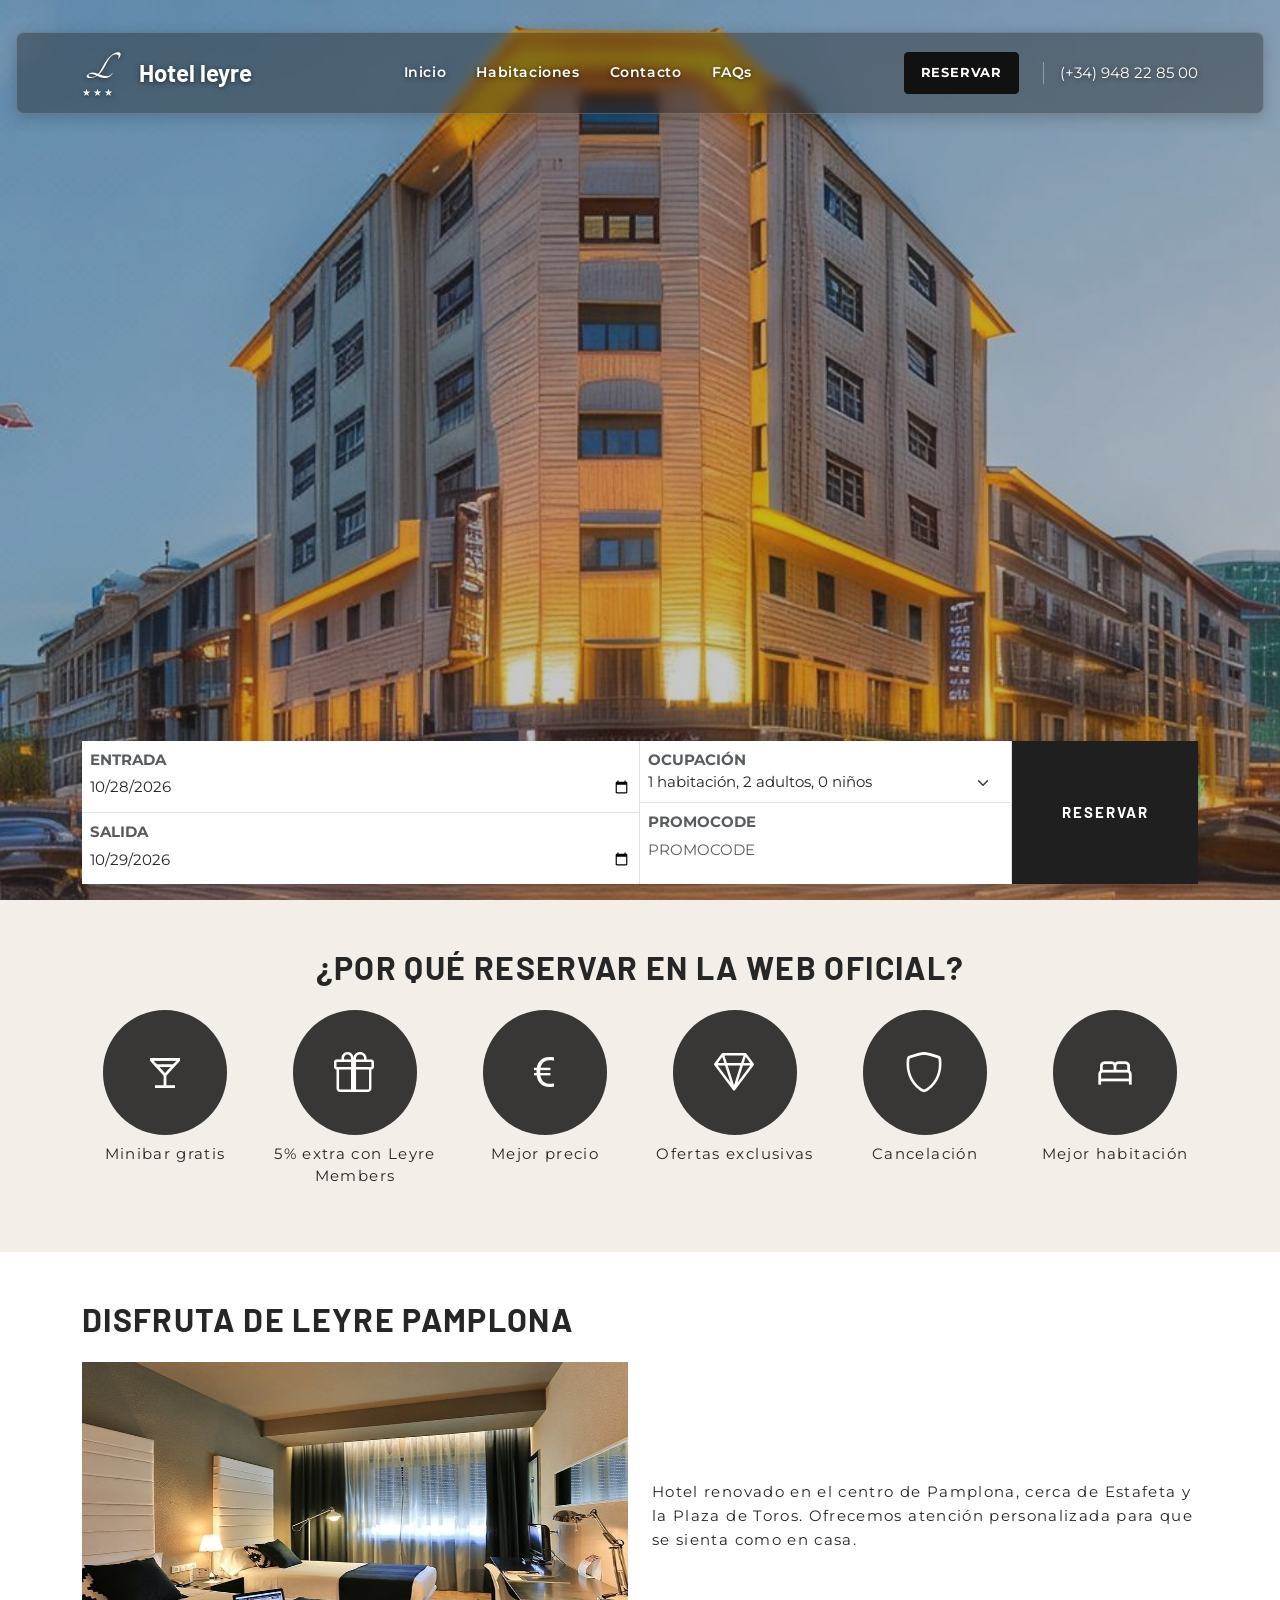
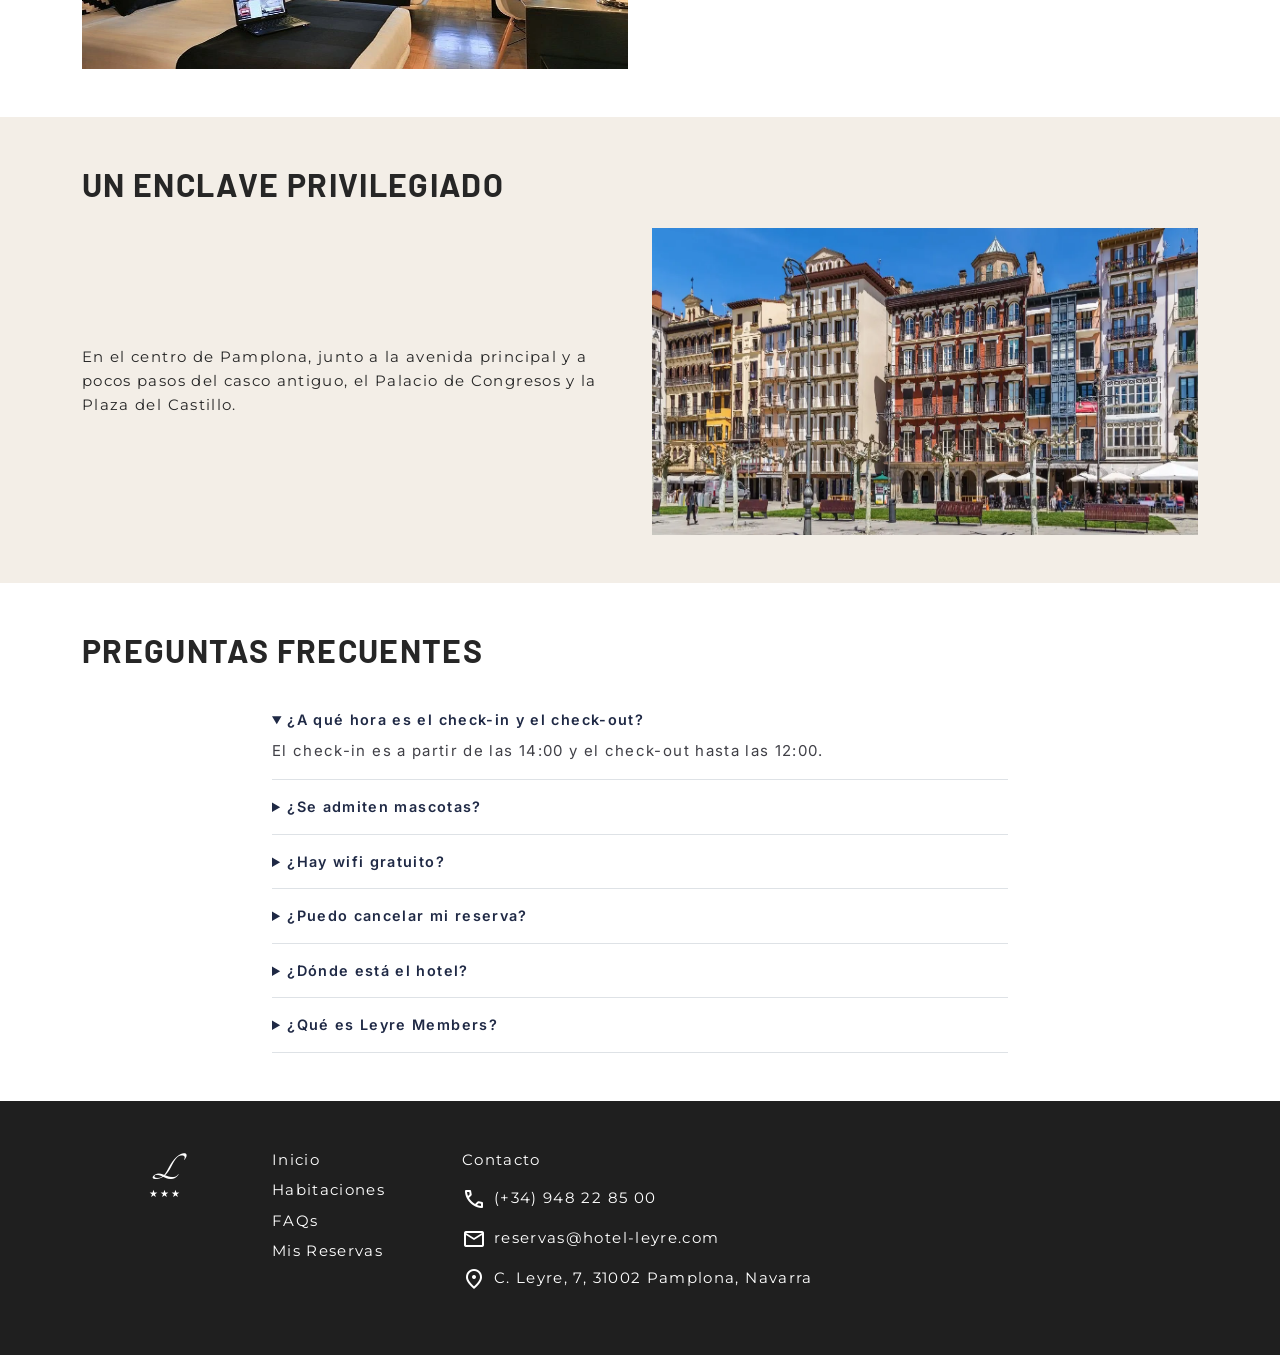
<file: index.html>
<!doctype html>
<html lang="es">
<head>
  <meta charset="utf-8">
  <meta name="viewport" content="width=device-width, initial-scale=1">
  <title>Inicio | Hotel Leyre Pamplona</title>
  <link href="https://cdn.jsdelivr.net/npm/bootstrap@5.3.3/dist/css/bootstrap.min.css" rel="stylesheet"> <!--REF DE BOOSTRAP-->
  <link href="estilos.css" rel="stylesheet"> <!--CSS-->
  <link rel="stylesheet" href="https://cdn.jsdelivr.net/npm/bootstrap-icons@1.11.3/font/bootstrap-icons.min.css"> <!--BOOSTRAP ICONS-->
  <link rel="preconnect" href="https://fonts.googleapis.com"> <!--GOOGLE FONTS-->
  <link rel="preconnect" href="https://fonts.gstatic.com" crossorigin> <!--GOOGLE FONTS-->
  <link href="https://fonts.googleapis.com/css2?family=Tangerine:wght@400;700&display=swap" rel="stylesheet"><!--GOOGLE FONTS-->
  <link rel="stylesheet" href="https://fonts.googleapis.com/css2?family=Material+Symbols+Outlined:opsz,wght,FILL,GRAD@24,400,0,0" /> <!--GOOGLE FONTS ICONS-->

  <script src="https://cdn.jsdelivr.net/npm/bootstrap@5.3.3/dist/js/bootstrap.bundle.min.js"></script> <!--JAVA SCRIPT-->
  
  <script src="header.js"></script>
  <script src="footer.js"></script>
</head>

<body>
  <!-- ===================== CABECERA ===================== -->
  <div id="header"></div>

<main>

<!-- ===================== POR QUÉ RESERVAR EN LA WEB OFICIAL ===================== -->
<section class="iconos-beneficios bg-leyre-claro py-5">
  <div class="container">
    <h2 class="text-center mb-4">¿Por qué reservar en la web oficial?</h2>
    <div class="row row-cols-2 row-cols-md-3 row-cols-lg-6 g-4 text-center">
      <div class="col">
        <div class="ratio ratio-1x1 rounded-circle w-75 mx-auto" style="background-color: rgba(0, 0, 0, 0.77);">
          <div class="d-flex align-items-center justify-content-center text-white fs-3">
            <span class="material-symbols-outlined">local_bar</span>
          </div>
        </div>
        <p class="texto-pequeno mt-2">Minibar gratis</p>
      </div>
      <div class="col">
        <div class="ratio ratio-1x1 rounded-circle w-75 mx-auto" style="background-color: rgba(0, 0, 0, 0.77);">
          <div class="d-flex align-items-center justify-content-center text-white fs-3">
            <i class="bi bi-gift"></i>
          </div>
        </div>
        <p class="texto-pequeno mt-2">5% extra con Leyre Members</p>
      </div>
      <div class="col">
        <div class="ratio ratio-1x1 rounded-circle w-75 mx-auto" style="background-color: rgba(0, 0, 0, 0.77);">
          <div class="d-flex align-items-center justify-content-center text-white fs-3">
            <i class="bi bi-currency-euro"></i>
          </div>
        </div>
        <p class="texto-pequeno mt-2">Mejor precio</p>
      </div>
      <div class="col">
        <div class="ratio ratio-1x1 rounded-circle w-75 mx-auto" style="background-color: rgba(0, 0, 0, 0.77);">
          <div class="d-flex align-items-center justify-content-center text-white fs-3">
            <i class="bi bi-gem"></i>
          </div>
        </div>
        <p class="texto-pequeno mt-2">Ofertas exclusivas</p>
      </div>
      <div class="col">
        <div class="ratio ratio-1x1 rounded-circle w-75 mx-auto" style="background-color: rgba(0, 0, 0, 0.77);">
          <div class="d-flex align-items-center justify-content-center text-white fs-3">
            <i class="bi bi-shield"></i>
          </div>
        </div>
        <p class="texto-pequeno mt-2">Cancelación</p>
      </div>
      <div class="col">
        <div class="ratio ratio-1x1 rounded-circle w-75 mx-auto" style="background-color: rgba(0, 0, 0, 0.77);">
          <div class="d-flex align-items-center justify-content-center text-white fs-3">
            <span class="material-symbols-outlined">bed</span>
          </div>
        </div>
        <p class="texto-pequeno mt-2">Mejor habitación</p>
      </div>
    </div>
  </div>
</section>

<!-- ===================== DISFRUTA DE LEYRE PAMPLONA ===================== -->
<section id="disfruta" class="py-5">
  <div class="container">
    <h2 class="mb-4">Disfruta de Leyre Pamplona</h2>
    <div class="row g-4 align-items-center">
      <div class="col-12 col-lg-6">
        <div class="ratio ratio-16x9 bg-secondary-subtle"><img src="img/imagenLandingCama.jpg"></div>
      </div>
      <div class="col-12 col-lg-6">
        <p class="mb-0">Hotel renovado en el centro de Pamplona, cerca de Estafeta y la Plaza de Toros. Ofrecemos atención personalizada para que se sienta como en casa.</p>
      </div>
    </div>
  </div>
</section>

<!-- ===================== UN ENCLAVE PRIVILEGIADO ===================== -->
<section id="enclave" class="bg-leyre-claro py-5">
  <div class="container">
    <h2 class="mb-4">Un enclave privilegiado</h2>
    <div class="row g-4 align-items-center">
      <div class="col-12 col-lg-6 order-lg-2">
        <div class="ratio ratio-16x9 bg-secondary-subtle"><img src="img/imagenLandingPamplona.jpg"></div>
      </div>
      <div class="col-12 col-lg-6 order-lg-1">
        <p class="mb-0">En el centro de Pamplona, junto a la avenida principal y a pocos pasos del casco antiguo, el Palacio de Congresos y la Plaza del Castillo.</p>
      </div>
    </div>
  </div>
</section>

<!-- ===================== PREGUNTAS FRECUENTES ===================== -->
<section id="faq" class="py-5">
  <div class="container">
    <h2 class="mb-4">Preguntas frecuentes</h2>
    <div class="row justify-content-center">
      <div class="col-12 col-lg-8">
        <details class="border-bottom py-3" open>
          <summary class="fw-semibold">¿A qué hora es el check-in y el check-out?</summary>
          <p class="mt-2 mb-0">El check-in es a partir de las 14:00 y el check-out hasta las 12:00.</p>
        </details>
        <details class="border-bottom py-3">
          <summary class="fw-semibold">¿Se admiten mascotas?</summary>
          <p class="mt-2 mb-0">Consulta en recepción las condiciones para mascotas.</p>
        </details>
        <details class="border-bottom py-3">
          <summary class="fw-semibold">¿Hay wifi gratuito?</summary>
          <p class="mt-2 mb-0">Sí, en todas las habitaciones.</p>
        </details>
        <details class="border-bottom py-3">
          <summary class="fw-semibold">¿Puedo cancelar mi reserva?</summary>
          <p class="mt-2 mb-0">Depende de la tarifa elegida en la web oficial.</p>
        </details>
        <details class="border-bottom py-3">
          <summary class="fw-semibold">¿Dónde está el hotel?</summary>
          <p class="mt-2 mb-0">En el centro, cerca de la Plaza de Toros y la calle Estafeta.</p>
        </details>
        <details class="border-bottom py-3">
          <summary class="fw-semibold">¿Qué es Leyre Members?</summary>
          <p class="mt-2 mb-0">Programa de fidelidad con un 5% extra en reservas directas.</p>
        </details>
      </div>
    </div>
  </div>
</section>

</main>

<!-- ===================== FOOTER ===================== -->
<div id="footer"></div>


</body>
</html>
</file>
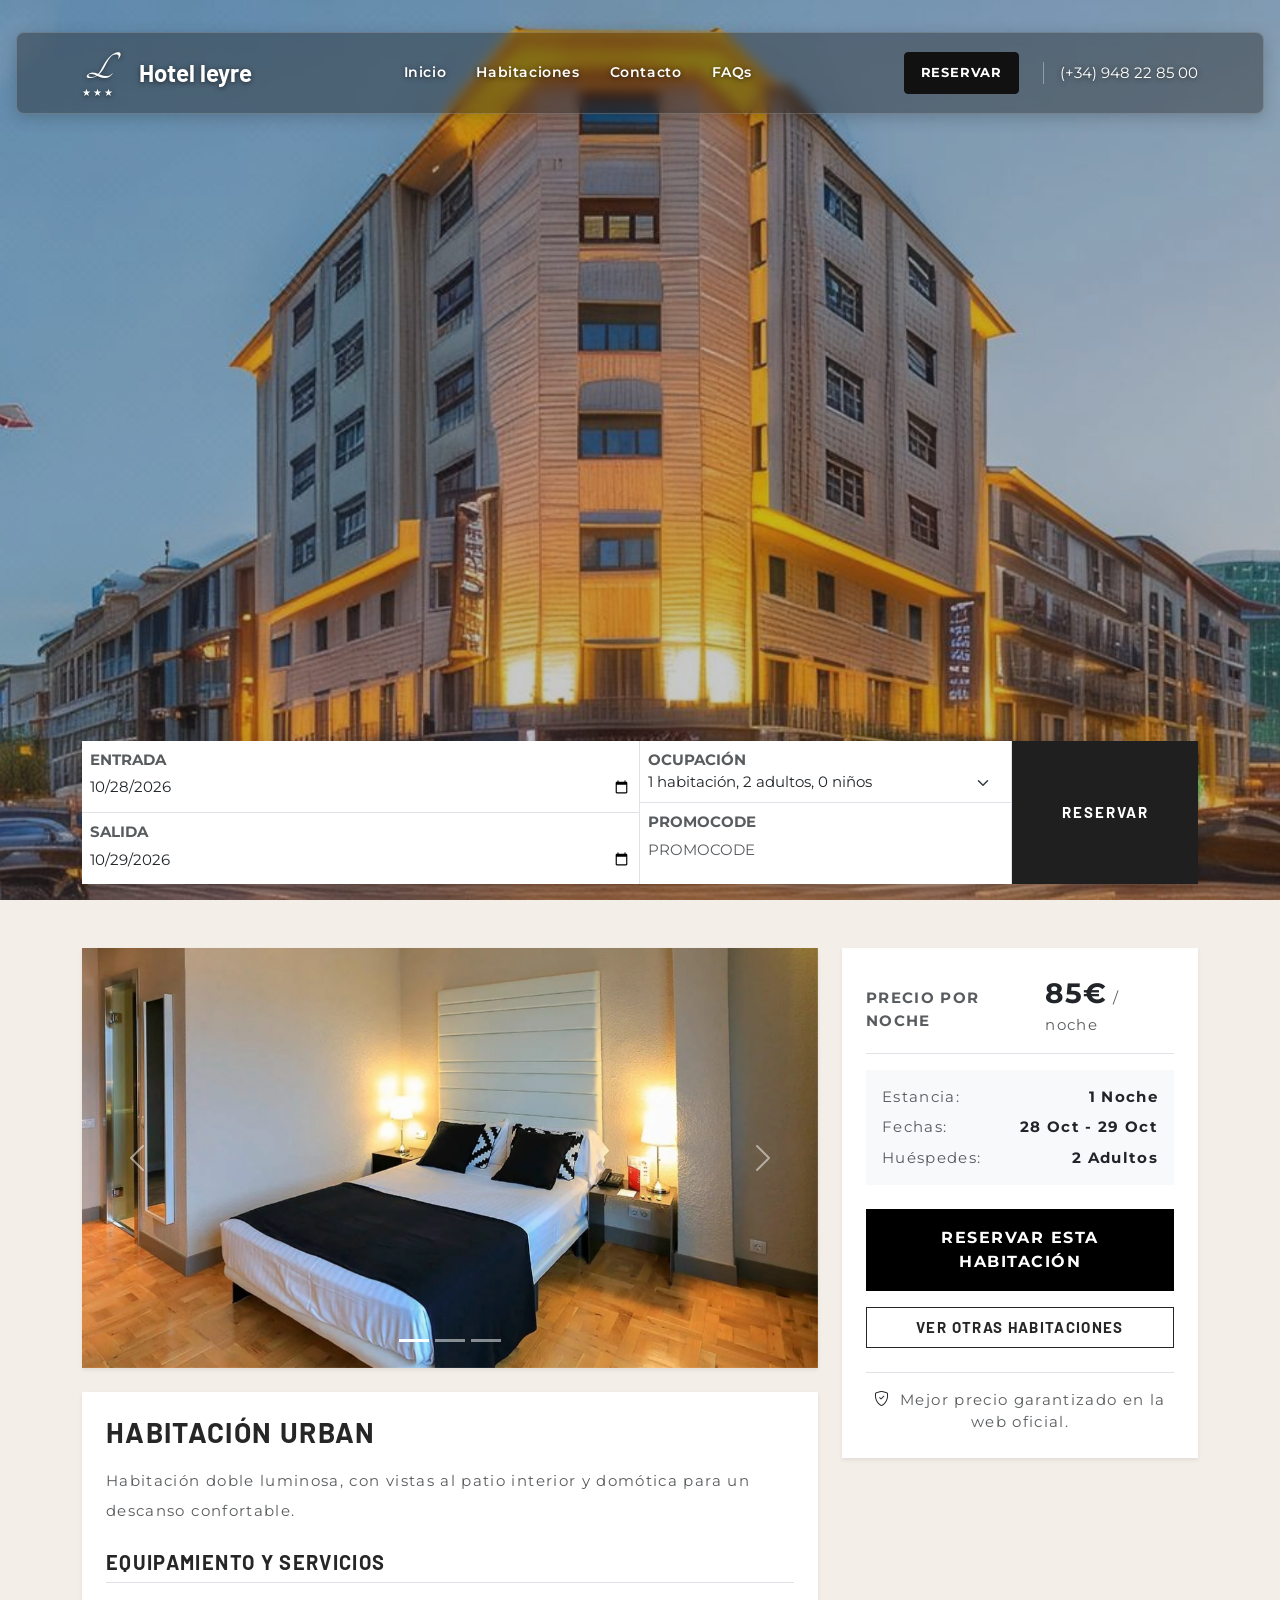
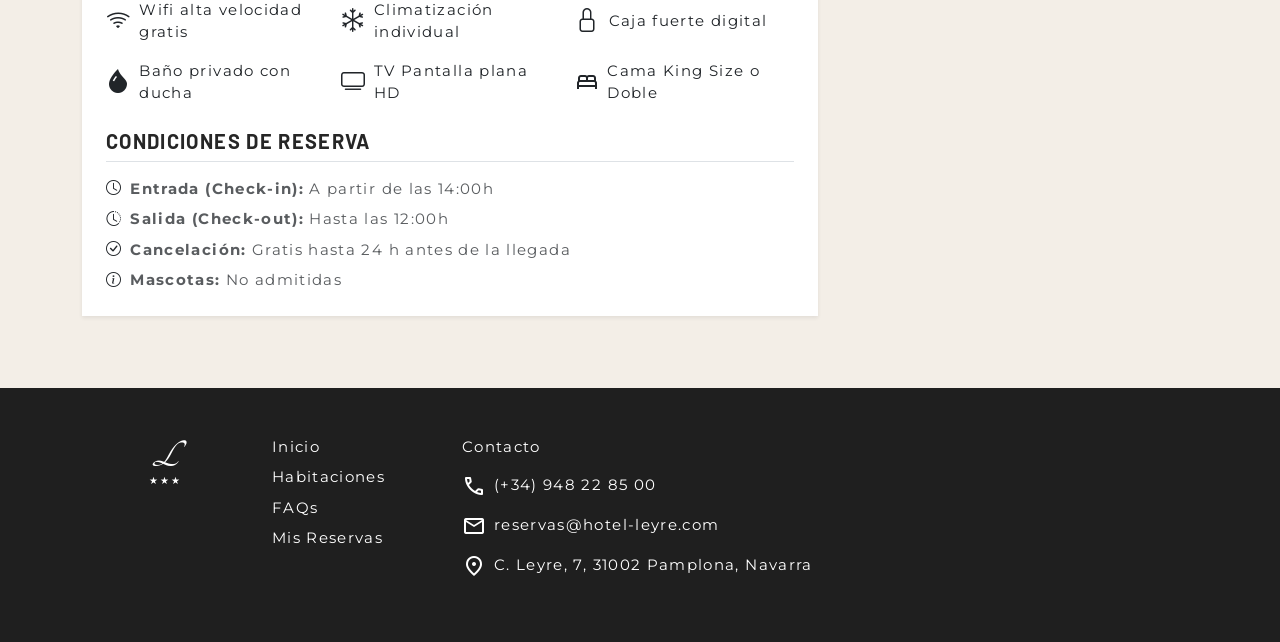
<file: detalles.html>
<!DOCTYPE html>
<html lang="es">
<head>
    <meta charset="UTF-8">
    <meta name="viewport" content="width=device-width, initial-scale=1.0">
    <title>Detalles de la Habitación | Hotel Leyre Pamplona</title>
    <link href="https://cdn.jsdelivr.net/npm/bootstrap@5.3.3/dist/css/bootstrap.min.css" rel="stylesheet"> <!--REF DE BOOSTRAP-->
    <link href="estilos.css" rel="stylesheet"> <!--CSS-->
    <link rel="stylesheet" href="https://cdn.jsdelivr.net/npm/bootstrap-icons@1.11.3/font/bootstrap-icons.min.css"> <!--BOOSTRAP ICONS-->
    <link rel="preconnect" href="https://fonts.googleapis.com"> <!--GOOGLE FONTS-->
    <link rel="preconnect" href="https://fonts.gstatic.com" crossorigin> <!--GOOGLE FONTS-->
    <link href="https://fonts.googleapis.com/css2?family=Tangerine:wght@400;700&family=Barlow:wght@700&family=Montserrat:wght@400;600&display=swap" rel="stylesheet"><!--GOOGLE FONTS-->
    <link rel="stylesheet" href="https://fonts.googleapis.com/css2?family=Material+Symbols+Outlined:opsz,wght,FILL,GRAD@24,400,0,0" /> <!--GOOGLE FONTS ICONS-->

    <script src="https://cdn.jsdelivr.net/npm/bootstrap@5.3.3/dist/js/bootstrap.bundle.min.js"></script> <!--JAVA SCRIPT-->
    <script src="header.js"></script>
    <script src="footer.js"></script>
</head>
<body>

<!-- ===================== CABECERA ===================== -->
<div id="header"></div>

<!-- ===================== DETALLES DE LA HABITACIÓN ===================== -->
<section class="py-5 bg-leyre-claro">
<div class="container">
    <div class="row g-4">

    <!-- GALERÍA Y DESCRIPCIÓN COMPLETA -->
    <div class="col-12 col-lg-8">
        
        
        <div id="carruselHabitacion" class="carousel slide shadow-sm mb-4" data-bs-ride="carousel">
        <div class="carousel-indicators">
            <button type="button" data-bs-target="#carruselHabitacion" data-bs-slide-to="0" class="active" aria-current="true" aria-label="Slide 1"></button>
            <button type="button" data-bs-target="#carruselHabitacion" data-bs-slide-to="1" aria-label="Slide 2"></button>
            <button type="button" data-bs-target="#carruselHabitacion" data-bs-slide-to="2" aria-label="Slide 3"></button>
        </div>
        <div class="carousel-inner">
            <div class="carousel-item active">
            <img src="img/imagenHabitacionUrban.jpg" class="d-block w-100 object-fit-cover" style="max-height: 420px;" alt="Vista principal Habitación Urban">
            </div>
            <div class="carousel-item">
            <img src="img/imagenTelevision.jpg" class="d-block w-100 object-fit-cover" style="max-height: 420px;" alt="Vista secundaria Habitación Urban">
            </div>
            <div class="carousel-item">
            <img src="img/imagenBano.jpg" class="d-block w-100 object-fit-cover" style="max-height: 420px;" alt="Baño y detalles Habitación Urban">
            </div>
        </div>
        <button class="carousel-control-prev" type="button" data-bs-target="#carruselHabitacion" data-bs-slide="prev">
            <span class="carousel-control-prev-icon" aria-hidden="true"></span>
            <span class="visually-hidden">Anterior</span>
        </button>
        <button class="carousel-control-next" type="button" data-bs-target="#carruselHabitacion" data-bs-slide="next">
            <span class="carousel-control-next-icon" aria-hidden="true"></span>
            <span class="visually-hidden">Siguiente</span>
        </button>
        </div>

        <!-- INFORMACIÓN DE LA HABITACIÓN -->
        <div class="bg-white p-4 shadow-sm mb-4">
        <h1 class="titulo fs-3 fw-bold mb-3">HABITACIÓN URBAN</h1>
        <p class="texto-pequeno text-muted lh-lg mb-4">
            Habitación doble luminosa, con vistas al patio interior y domótica para un descanso confortable.
        </p>

        <!-- EQUIPAMIENTO Y SERVICIOS -->
        <h2 class="fs-5 fw-bold text-uppercase border-bottom pb-2 mb-3">Equipamiento y Servicios</h2>
        
        <div class="row g-3 texto-pequeno text-dark mb-4">
            <div class="col-6 col-md-4 d-flex align-items-center gap-2">
            <i class="bi bi-wifi fs-4"></i>
            <span>Wifi alta velocidad gratis</span>
            </div>
            <div class="col-6 col-md-4 d-flex align-items-center gap-2">
            <i class="bi bi-snow fs-4"></i>
            <span>Climatización individual</span>
            </div>
            <div class="col-6 col-md-4 d-flex align-items-center gap-2">
            <i class="bi bi-lock fs-4"></i>
            <span>Caja fuerte digital</span>
            </div>
            <div class="col-6 col-md-4 d-flex align-items-center gap-2">
            <i class="bi bi-droplet-fill fs-4"></i>
            <span>Baño privado con ducha</span>
            </div>
            <div class="col-6 col-md-4 d-flex align-items-center gap-2">
            <i class="bi bi-tv fs-4"></i>
            <span>TV Pantalla plana HD</span>
            </div>
            <div class="col-6 col-md-4 d-flex align-items-center gap-2">
            <span class="material-symbols-outlined fs-4">bed</span>
            <span>Cama King Size o Doble</span>
            </div>
        </div>

        <!-- POLÍTICAS Y CONDICIONES -->
        <h2 class="fs-5 fw-bold text-uppercase border-bottom pb-2 mb-3">Condiciones de Reserva</h2>
        <ul class="list-unstyled texto-pequeno text-muted mb-0">
            <li class="mb-2"><i class="bi bi-clock me-2 text-dark"></i><strong>Entrada (Check-in):</strong> A partir de las 14:00h</li>
            <li class="mb-2"><i class="bi bi-clock-history me-2 text-dark"></i><strong>Salida (Check-out):</strong> Hasta las 12:00h</li>
            <li class="mb-2"><i class="bi bi-check-circle me-2 text-dark"></i><strong>Cancelación:</strong> Gratis hasta 24 h antes de la llegada</li>
            <li><i class="bi bi-info-circle me-2 text-dark"></i><strong>Mascotas:</strong> No admitidas</li>
        </ul>
        </div>

    </div>

    <!-- RESUMEN RESERVA -->
    <div class="col-12 col-lg-4">
        <div class="bg-white p-4 shadow-sm position-sticky" style="top: 20px;">
        
        <div class="d-flex justify-content-between align-items-baseline border-bottom pb-3 mb-3">
            <span class="texto-pequeno text-muted text-uppercase fw-bold">Precio por noche</span>
            <div>
            <span class="fs-3 fw-bold text-dark">85€</span>
            <small class="text-muted texto-pequeno">/ noche</small>
            </div>
        </div>

        <!-- RESUMEN RÁPIDO DE FECHAS -->
        <div class="bg-light p-3 mb-4">
            <div class="d-flex justify-content-between texto-pequeno mb-2">
            <span class="text-muted">Estancia:</span>
            <strong class="text-dark">1 Noche</strong>
            </div>
            <div class="d-flex justify-content-between texto-pequeno mb-2">
            <span class="text-muted">Fechas:</span>
            <span class="text-dark fw-bold">28 Oct - 29 Oct</span>
            </div>
            <div class="d-flex justify-content-between texto-pequeno">
            <span class="text-muted">Huéspedes:</span>
            <span class="text-dark fw-bold">2 Adultos</span>
            </div>
        </div>

        <!-- BOTÓN DE ACCIÓN PRINCIPAL -->
        <a href="reserva.html" class="btn btn-dark w-100 py-3 fw-bold text-uppercase rounded-0 text-white mb-3" style="background-color: #000000; border-color: #000000; letter-spacing: 1.5px;">RESERVAR ESTA HABITACIÓN</a>
        <a href="habitaciones.html" class="btn btn-leyre-borde w-100 py-2 fw-bold text-uppercase rounded-0 texto-pequeno">VER OTRAS HABITACIONES</a>

        <div class="mt-4 pt-3 border-top text-center text-muted texto-pequeno">
            <i class="bi bi-shield-check me-1 text-dark"></i> Mejor precio garantizado en la web oficial.
        </div>

        </div>
    </div>

    </div>

</div>
</section>

<!-- ===================== FOOTER ===================== -->
<div id="footer"></div>

</body>
</html>
</file>
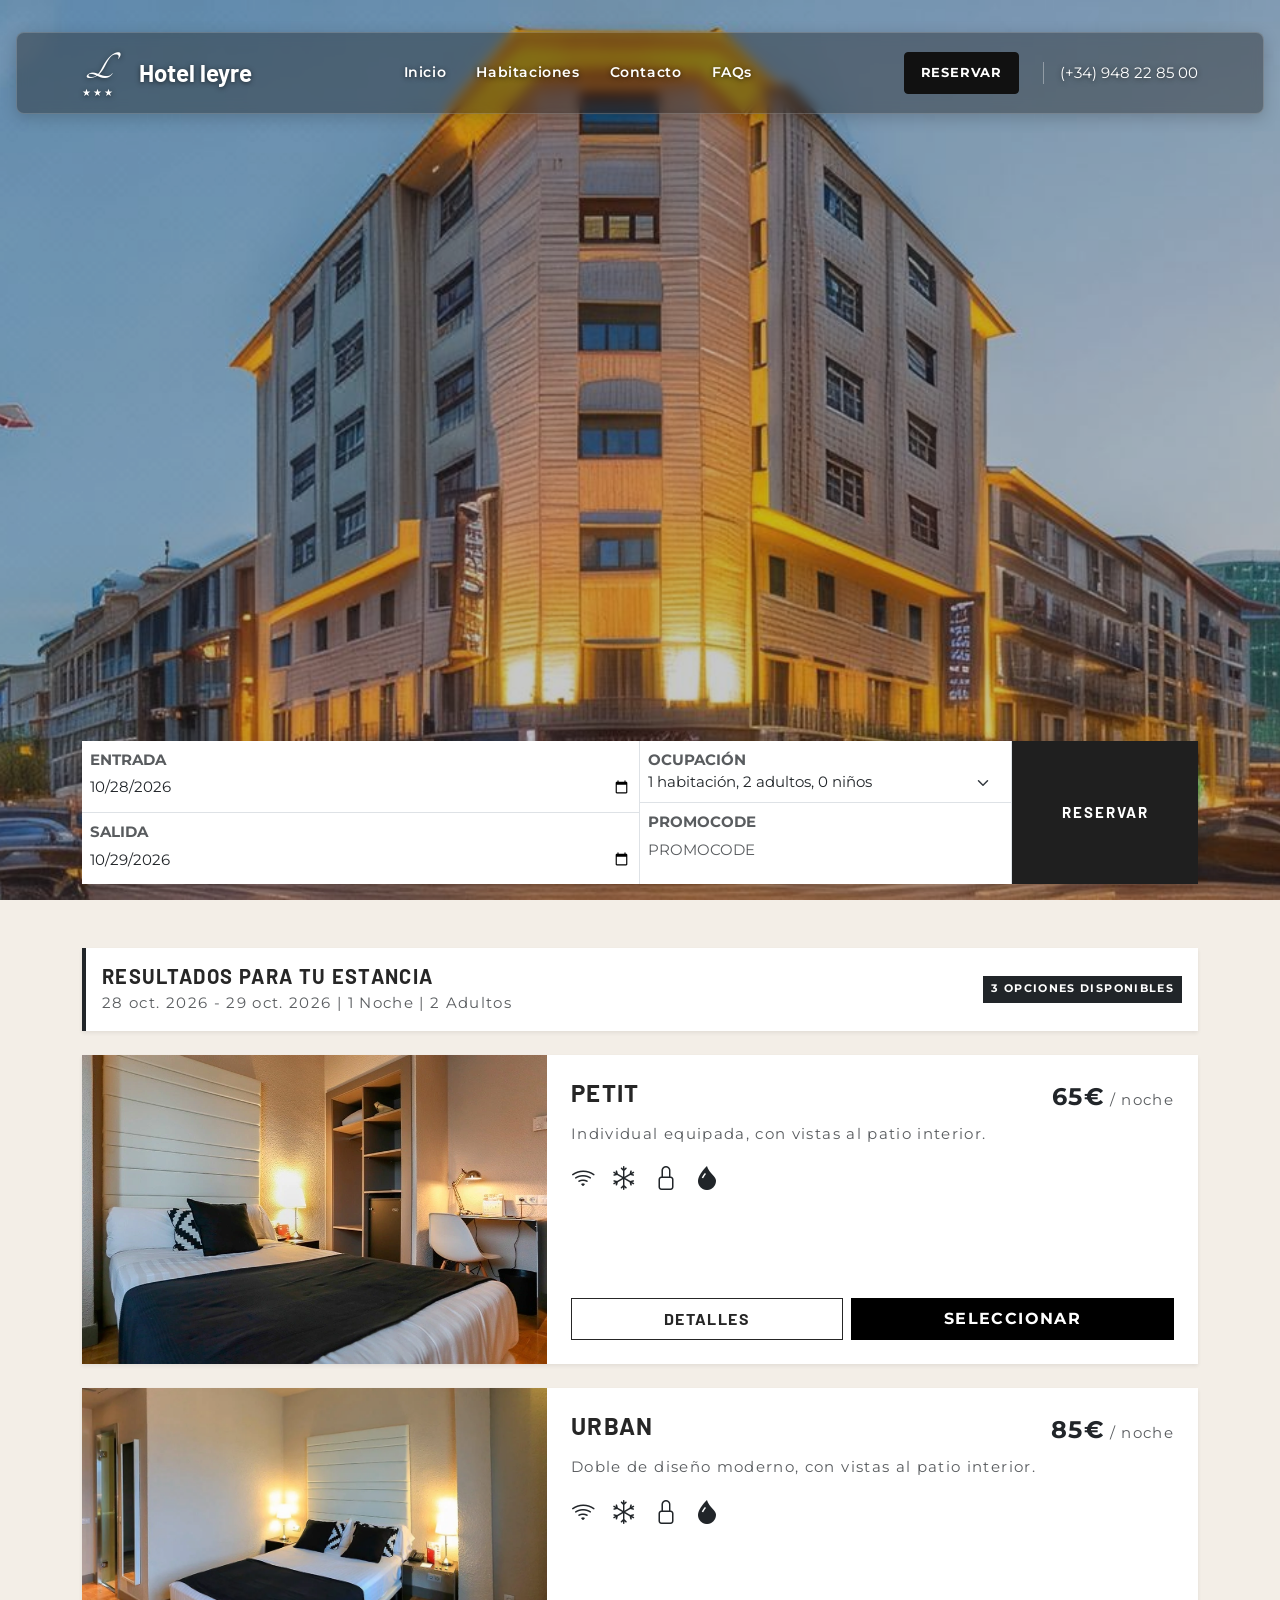
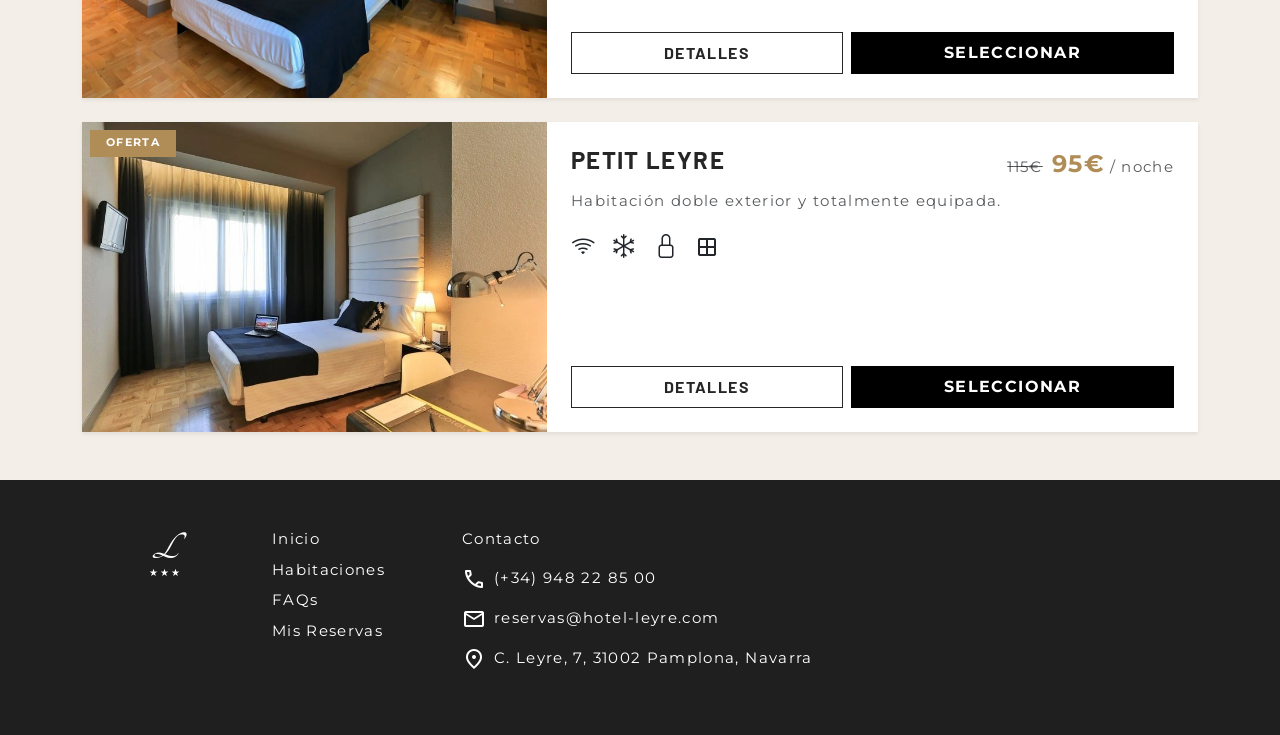
<file: disponibles.html>
<!DOCTYPE html>
<html lang="en">
<head>
  <meta charset="UTF-8">
  <meta name="viewport" content="width=device-width, initial-scale=1.0">
  <title>Habitaciones Disponibles | Hotel Leyre Pamplona</title>
  <link href="https://cdn.jsdelivr.net/npm/bootstrap@5.3.3/dist/css/bootstrap.min.css" rel="stylesheet"> <!--REF DE BOOSTRAP-->
  <link href="estilos.css" rel="stylesheet"> <!--CSS-->
  <link rel="stylesheet" href="https://cdn.jsdelivr.net/npm/bootstrap-icons@1.11.3/font/bootstrap-icons.min.css"> <!--BOOSTRAP ICONS-->
  <link rel="preconnect" href="https://fonts.googleapis.com"> <!--GOOGLE FONTS-->
  <link rel="preconnect" href="https://fonts.gstatic.com" crossorigin> <!--GOOGLE FONTS-->
  <link href="https://fonts.googleapis.com/css2?family=Tangerine:wght@400;700&display=swap" rel="stylesheet"><!--GOOGLE FONTS-->
  <link rel="stylesheet" href="https://fonts.googleapis.com/css2?family=Material+Symbols+Outlined:opsz,wght,FILL,GRAD@24,400,0,0" /> <!--GOOGLE FONTS ICONS-->

  <script src="https://cdn.jsdelivr.net/npm/bootstrap@5.3.3/dist/js/bootstrap.bundle.min.js"></script> <!--JAVA SCRIPT-->
  <script src="header.js"></script>
  <script src="footer.js"></script>

</head>
<body>

<!-- ===================== CABECERA ===================== -->
<div id="header"></div>

<!-- ===================== RESULTADOS ===================== -->
<section class="py-5 bg-leyre-claro">
  <div class="container">
    
    <div class="bg-white p-3 shadow-sm mb-4 border-start border-4 border-dark">
      <div class="d-flex flex-column flex-md-row justify-content-between align-items-md-center gap-2">
        <div>
          <h2 class="fs-5 fw-bold text-uppercase mb-1">Resultados para tu estancia</h2>
          <p class="texto-pequeno text-muted mb-0">28 oct. 2026 - 29 oct. 2026 | 1 Noche | 2 Adultos</p>
        </div>
        <span class="badge bg-dark rounded-0 p-2 text-uppercase fw-bold align-self-start align-self-md-center">3 Opciones disponibles</span>
      </div>
    </div>

    <div class="d-flex flex-column gap-4">

      <!--PETIT -->
      <div class="card border-0 shadow-sm rounded-0 overflow-hidden">
        <div class="row g-0 align-items-stretch">
          <div class="col-12 col-md-5">
            <img src="img/imagenHabitacionPetit.jpg" class="w-100 h-100 object-fit-cover" style="min-height: 220px;" alt="Habitación Petit">
          </div>
          <div class="col-12 col-md-7 p-4 d-flex flex-column justify-content-between bg-white">
            <div>
              <div class="d-flex justify-content-between align-items-start mb-2">
                <h3 class="titulo fs-4 fw-bold mb-0">PETIT</h3>
                <div class="text-end text-nowrap">
                  <span class="fs-4 fw-bold text-dark">65€</span>
                  <small class="text-muted texto-pequeno">/ noche</small>
                </div>
              </div>
              <p class="texto-pequeno text-muted mb-3">Individual equipada, con vistas al patio interior.</p>
              
              <div class="d-flex gap-3 fs-4 text-dark mb-3">
                <i class="bi bi-wifi" title="Wifi gratis"></i>
                <i class="bi bi-snow" title="Aire acondicionado"></i>
                <i class="bi bi-lock" title="Caja fuerte"></i>
                <i class="bi bi-droplet-fill" title="Baño privado"></i>
              </div>
            </div>

            <div class="d-flex gap-2">
              <a href="detalles.html" class="btn btn-leyre-borde flex-fill py-2 fw-bold text-center rounded-0">DETALLES</a>
              <a href="reserva.html" class="btn btn-dark flex-fill py-2 fw-bold text-center rounded-0 text-white" style="background-color: #000000; border-color: #000000;">SELECCIONAR</a>
            </div>
          </div>
        </div>
      </div>

      <!--URBAN -->
      <div class="card border-0 shadow-sm rounded-0 overflow-hidden">
        <div class="row g-0 align-items-stretch">
          <div class="col-12 col-md-5">
            <img src="img/imagenHabitacionUrban.jpg" class="w-100 h-100 object-fit-cover" style="min-height: 220px;" alt="Habitación Urban">
          </div>
          <div class="col-12 col-md-7 p-4 d-flex flex-column justify-content-between bg-white">
            <div>
              <div class="d-flex justify-content-between align-items-start mb-2">
                <h3 class="titulo fs-4 fw-bold mb-0">URBAN</h3>
                <div class="text-end text-nowrap">
                  <span class="fs-4 fw-bold text-dark">85€</span>
                  <small class="text-muted texto-pequeno">/ noche</small>
                </div>
              </div>
              <p class="texto-pequeno text-muted mb-3">Doble de diseño moderno, con vistas al patio interior.</p>
              
              <div class="d-flex gap-3 fs-4 text-dark mb-3">
                <i class="bi bi-wifi" title="Wifi gratis"></i>
                <i class="bi bi-snow" title="Aire acondicionado"></i>
                <i class="bi bi-lock" title="Caja fuerte"></i>
                <i class="bi bi-droplet-fill" title="Baño privado"></i>
              </div>
            </div>

            <div class="d-flex gap-2">
              <a href="detalles.html" class="btn btn-leyre-borde flex-fill py-2 fw-bold text-center rounded-0">DETALLES</a>
              <a href="reserva.html" class="btn btn-dark flex-fill py-2 fw-bold text-center rounded-0 text-white" style="background-color: #000000; border-color: #000000;">SELECCIONAR</a>
            </div>
          </div>
        </div>
      </div>

      <!--PETIT LEYRE -->
      <div class="card border-0 shadow-sm rounded-0 overflow-hidden">
        <div class="row g-0 align-items-stretch">
          <div class="col-12 col-md-5 position-relative">
            <span class="badge bg-warning text-dark rounded-0 position-absolute top-0 start-0 m-2 px-3 py-2 fw-bold" style="background-color: #b08d57 !important; color: #fff !important;">OFERTA</span>
            <img src="img/imagenHabitacionPetitLeyre.jpg" class="w-100 h-100 object-fit-cover" style="min-height: 220px;" alt="Habitación Petit Leyre">
          </div>
          <div class="col-12 col-md-7 p-4 d-flex flex-column justify-content-between bg-white">
            <div>
              <div class="d-flex justify-content-between align-items-start mb-2">
                <h3 class="titulo fs-4 fw-bold mb-0">PETIT LEYRE</h3>
                <div class="text-end text-nowrap">
                  <span class="text-muted text-decoration-line-through me-1 texto-pequeno">115€</span>
                  <span class="fs-4 fw-bold" style="color: #b08d57;">95€</span>
                  <small class="text-muted texto-pequeno">/ noche</small>
                </div>
              </div>
              <p class="texto-pequeno text-muted mb-3">Habitación doble exterior y totalmente equipada.</p>
              
              <div class="d-flex align-items-center gap-3 fs-4 text-dark mb-3">
                <i class="bi bi-wifi" title="Wifi gratis"></i>
                <i class="bi bi-snow" title="Aire acondicionado"></i>
                <i class="bi bi-lock" title="Caja fuerte"></i>
                <span class="material-symbols-outlined d-inline-flex align-items-center" title="Exterior" style="font-size: 1.5rem; line-height: 1;">window</span>
              </div>
            </div>

            <div class="d-flex gap-2">
              <a href="detalles.html" class="btn btn-leyre-borde flex-fill py-2 fw-bold text-center rounded-0">DETALLES</a>
              <a href="reserva.html" class="btn btn-dark flex-fill py-2 fw-bold text-center rounded-0 text-white" style="background-color: #000000; border-color: #000000;">SELECCIONAR</a>
            </div>
          </div>
        </div>
      </div>

    </div>

  </div>
</section>

<!-- ===================== FOOTER ===================== -->
<div id="footer"></div>


</body>
</html>
</file>
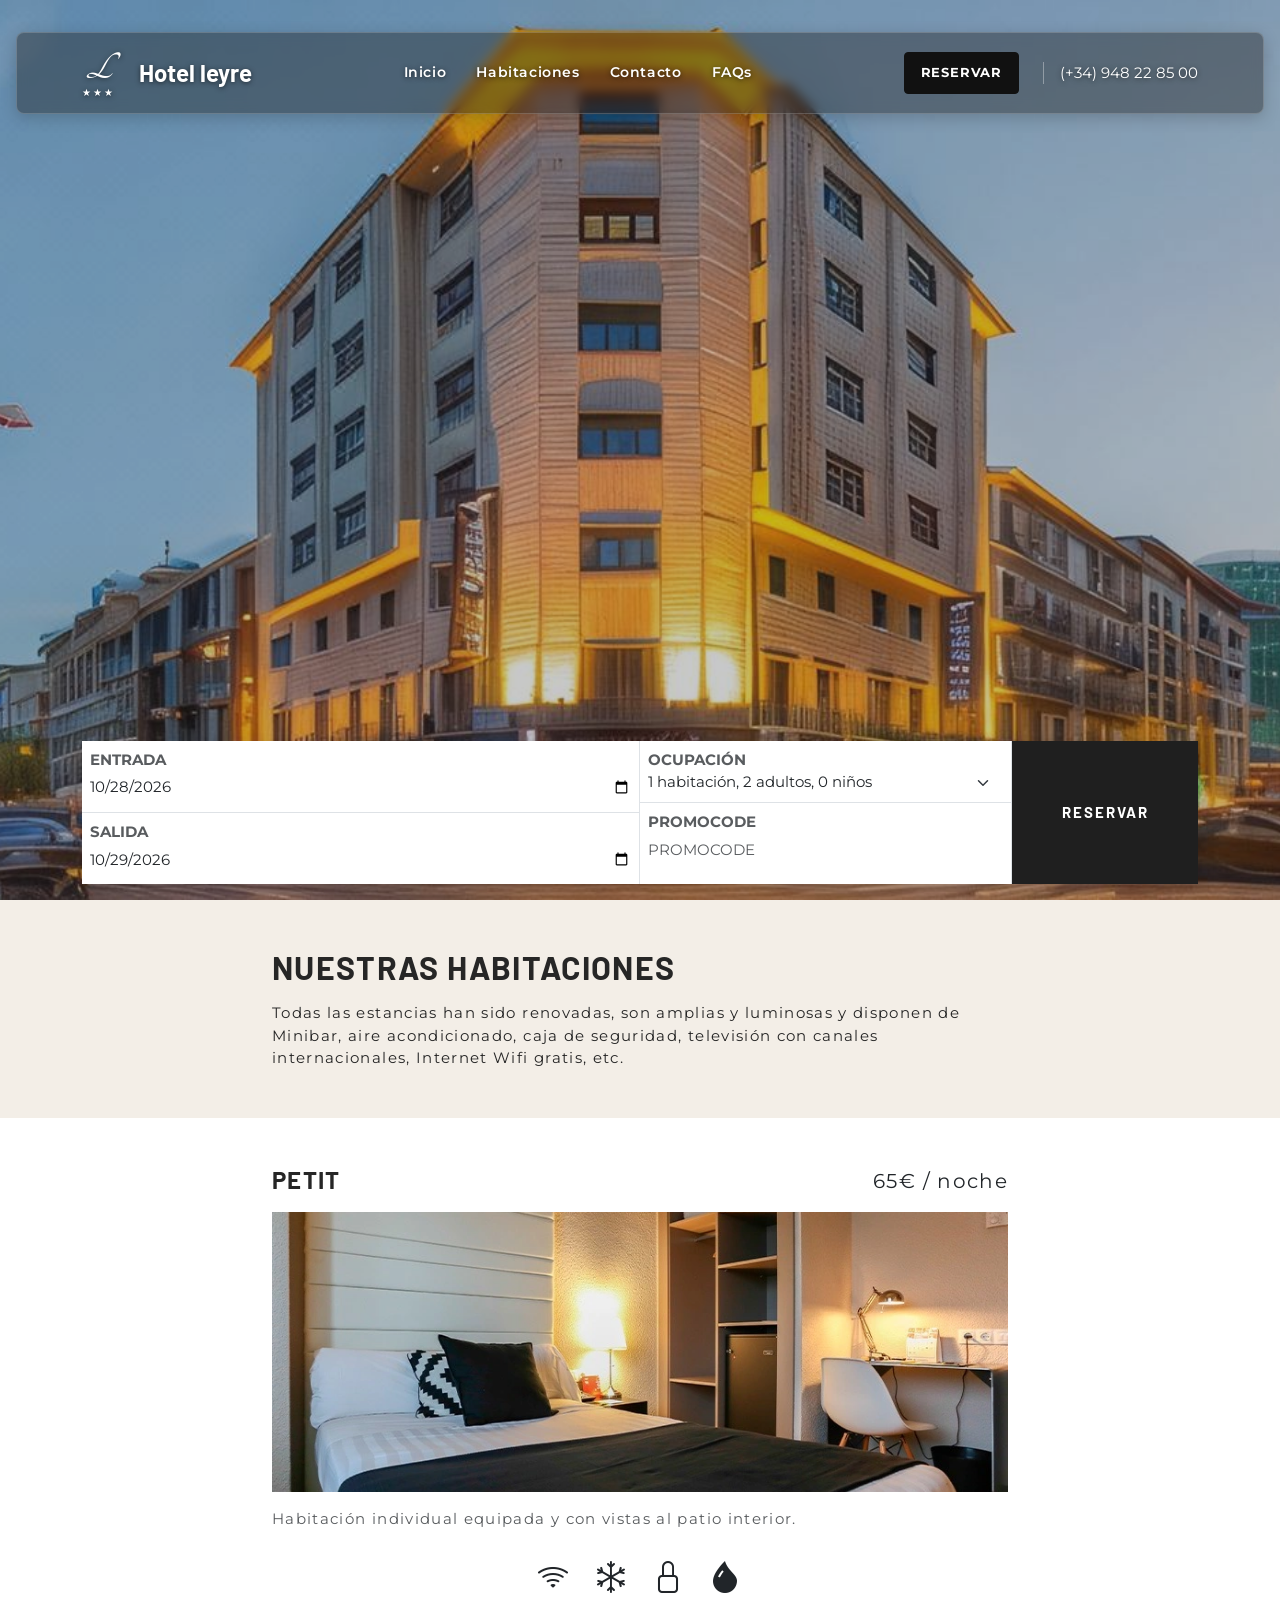
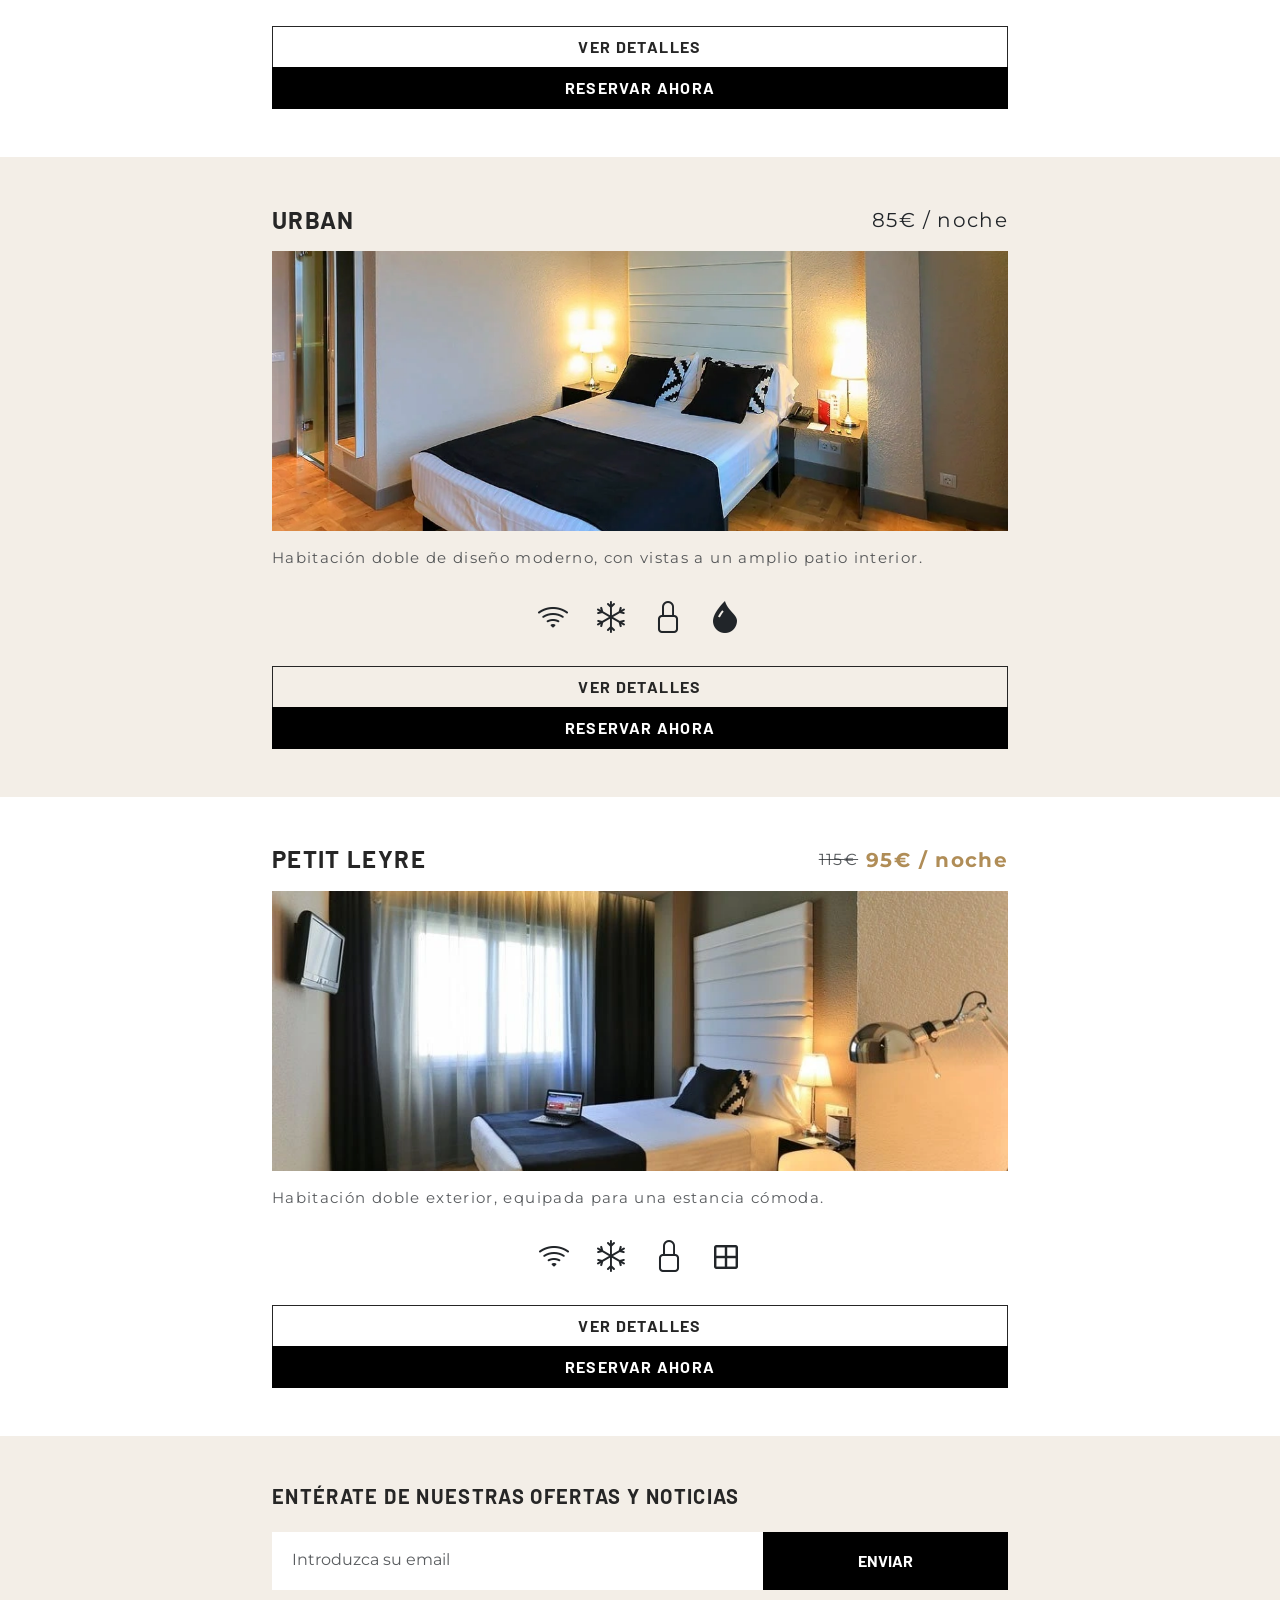
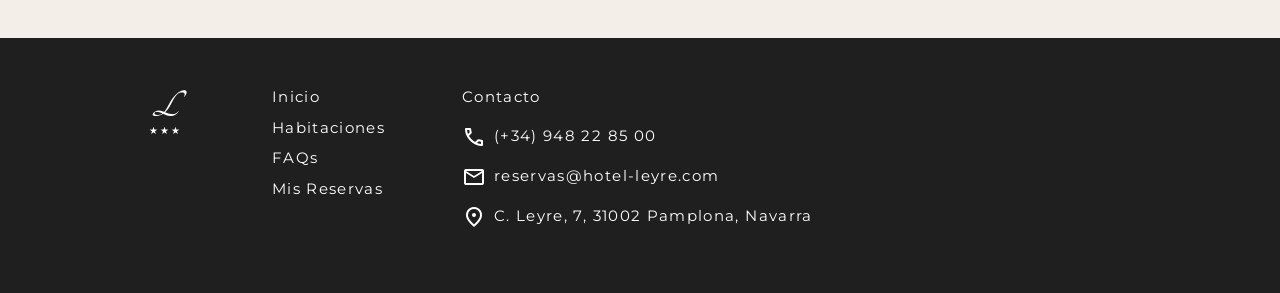
<file: habitaciones.html>
<!DOCTYPE html>
<html lang="en">
<head>
  <meta charset="UTF-8">
  <meta name="viewport" content="width=device-width, initial-scale=1.0">
  <title>Habitaciones | Hotel Leyre Pamplona</title>
  
  <link href="https://cdn.jsdelivr.net/npm/bootstrap@5.3.3/dist/css/bootstrap.min.css" rel="stylesheet"> <!--REF DE BOOSTRAP-->
  
  <link rel="stylesheet" href="https://cdn.jsdelivr.net/npm/bootstrap-icons@1.11.3/font/bootstrap-icons.min.css"> <!--BOOSTRAP ICONS-->
  <link rel="preconnect" href="https://fonts.googleapis.com"> <!--GOOGLE FONTS-->
  <link rel="preconnect" href="https://fonts.gstatic.com" crossorigin> <!--GOOGLE FONTS-->
  <link href="https://fonts.googleapis.com/css2?family=Tangerine:wght@400;700&display=swap" rel="stylesheet"><!--GOOGLE FONTS-->
  <link rel="stylesheet" href="https://fonts.googleapis.com/css2?family=Material+Symbols+Outlined:opsz,wght,FILL,GRAD@24,400,0,0" /> <!--GOOGLE FONTS ICONS-->
  <link href="estilos.css" rel="stylesheet"> <!--CSS-->

  <script src="https://cdn.jsdelivr.net/npm/bootstrap@5.3.3/dist/js/bootstrap.bundle.min.js"></script> <!--JAVA SCRIPT-->
  <script src="header.js"></script>
  <script src="footer.js"></script>
</head>
<body>
  <!-- ===================== CABECERA ===================== -->
  <div id="header"></div>

<!-- ===================== NUESTRAS HABITACIONES ===================== -->
<main>
  <section id="habitaciones-header" class="py-5 bg-leyre-claro">
    <div class="container">
      <div class="row">
        <div class="col-12 col-md-10 col-lg-8 mx-auto">
          <h2 class="mb-3 text-uppercase fw-bold">NUESTRAS HABITACIONES</h2>
          <p class="texto-pequeno mb-0">
            Todas las estancias han sido renovadas, son amplias y luminosas y disponen de Minibar, aire acondicionado, caja de seguridad, televisión con canales internacionales, Internet Wifi gratis, etc.
          </p>
        </div>
      </div>
    </div>
  </section>

  <!-- HABITACIÓN PETIT -->
  <section class="py-5 bg-white">
    <div class="container">
      <div class="row">
        <div class="col-12 col-md-10 col-lg-8 mx-auto">
          <div class="d-flex justify-content-between align-items-center mb-3">
            <h3 class="titulo mb-0 fs-4 fw-bold">PETIT</h3>
            <span class="fs-5 text-dark fw-normal">65€ / noche</span>
          </div>
          <div class="mb-3">
            <img src="img/imagenHabitacionPetit.jpg" class="img-fluid w-100 object-fit-cover" style="max-height: 280px;" alt="Habitación Petit">
          </div>
          <p class="texto-pequeno text-muted mb-4">
            Habitación individual equipada y con vistas al patio interior.
          </p>
          <div class="d-flex justify-content-center align-items-center gap-4 fs-2 text-dark mb-4">
            <i class="bi bi-wifi" title="Wifi gratis"></i>
            <i class="bi bi-snow" title="Aire acondicionado"></i>
            <i class="bi bi-lock" title="Caja fuerte"></i>
            <i class="bi bi-droplet-fill" title="Baño privado"></i>
          </div>
          <div class="d-flex flex-column g-0">
            <a href="detalles.html" class="btn btn-leyre-borde w-100 py-2 fw-bold text-center rounded-0 border-bottom-0">VER DETALLES</a>
            <a href="reserva.html" class="btn btn-leyre w-100 py-2 fw-bold text-center rounded-0" style="background-color: #000000; border-color: #000000;">RESERVAR AHORA</a>
          </div>
        </div>
      </div>
    </div>
  </section>


  <!-- HABITACIÓN URBAN -->
  <section class="py-5 bg-leyre-claro">
    <div class="container">
      <div class="row">
        <div class="col-12 col-md-10 col-lg-8 mx-auto">
          <div class="d-flex justify-content-between align-items-center mb-3">
            <h3 class="titulo mb-0 fs-4 fw-bold">URBAN</h3>
            <span class="fs-5 text-dark fw-normal">85€ / noche</span>
          </div>
          <div class="mb-3">
            <img src="img/imagenHabitacionUrban.jpg" class="img-fluid w-100 object-fit-cover" style="max-height: 280px;" alt="Habitación Urban">
          </div>
          <p class="texto-pequeno text-muted mb-4">
            Habitación doble de diseño moderno, con vistas a un amplio patio interior.
          </p>
          <div class="d-flex justify-content-center align-items-center gap-4 fs-2 text-dark mb-4">
            <i class="bi bi-wifi" title="Wifi gratis"></i>
            <i class="bi bi-snow" title="Aire acondicionado"></i>
            <i class="bi bi-lock" title="Caja fuerte"></i>
            <i class="bi bi-droplet-fill" title="Baño privado"></i>
          </div>
          <div class="d-flex flex-column g-0">
            <a href="detalles.html" class="btn btn-leyre-borde w-100 py-2 fw-bold text-center rounded-0 border-bottom-0">VER DETALLES</a>
            <a href="reserva.html" class="btn btn-leyre w-100 py-2 fw-bold text-center rounded-0" style="background-color: #000000; border-color: #000000;">RESERVAR AHORA</a>
          </div>
        </div>
      </div>
    </div>
  </section>


  <!-- HABITACIÓN PETIT LEYRE -->
  <section class="py-5 bg-white">
    <div class="container">
      <div class="row">
        <div class="col-12 col-md-10 col-lg-8 mx-auto">
          <div class="d-flex justify-content-between align-items-center mb-3">
            <h3 class="titulo mb-0 fs-4 fw-bold">PETIT LEYRE</h3>
            <div class="d-flex align-items-center gap-2">
              <span class="text-muted text-decoration-line-through fs-6">115€</span>
              <span class="fs-5 text-warning fw-bold" style="color: #b08d57 !important;">95€ / noche</span>
            </div>
          </div>
          <div class="mb-3">
            <img src="img/imagenHabitacionPetitLeyre.jpg" class="img-fluid w-100 object-fit-cover" style="max-height: 280px;" alt="Habitación Petit Leyre">
          </div>
          <p class="texto-pequeno text-muted mb-4">
            Habitación doble exterior, equipada para una estancia cómoda.
          </p>
          <div class="d-flex justify-content-center align-items-center gap-4 fs-2 text-dark mb-4">
            <i class="bi bi-wifi" title="Wifi gratis"></i>
            <i class="bi bi-snow" title="Aire acondicionado"></i>
            <i class="bi bi-lock" title="Caja fuerte"></i>
            <span class="material-symbols-outlined" title="Exterior" style="font-size: 2rem;">window</span>
          </div>
          <div class="d-flex flex-column g-0">
            <a href="detalles.html" class="btn btn-leyre-borde w-100 py-2 fw-bold text-center rounded-0 border-bottom-0">VER DETALLES</a>
            <a href="reserva.html" class="btn btn-leyre w-100 py-2 fw-bold text-center rounded-0" style="background-color: #000000; border-color: #000000;">RESERVAR AHORA</a>
          </div>
        </div>
      </div>
    </div>
  </section>

  <!-- ===================== ENTERATE DE NUESTRAS OFERTAS Y NOTICIAS ===================== -->
  <section id="noticias" class="py-5 bg-leyre-claro">
    <div class="container">
      <div class="row">
        <div class="col-12 col-md-10 col-lg-8 mx-auto">
          <h2 class="mb-4 text-uppercase fw-bold fs-5">ENTÉRATE DE NUESTRAS OFERTAS Y NOTICIAS</h2>
          <form action="#" method="post">
            <div class="row g-0 bg-white overflow-hidden align-items-stretch">
              <div class="col-12 col-lg-8 p-2">
                <input type="email" class="form-control border-0 shadow-none py-2" placeholder="Introduzca su email" required>
              </div>
              <div class="col-12 col-lg-4 bg-leyre-oscuro d-grid">
                <button type="submit" class="btn btn-leyre rounded-0 py-3 fw-bold text-uppercase" style="background-color: #000000; border-color: #000000; color: #ffffff;">Enviar</button>
              </div>
            </div>
          </form>

        </div>
      </div>
    </div>
  </section>
</main>

<!-- ===================== FOOTER ===================== -->
<div id="footer"></div>

</body>
</html>
</file>
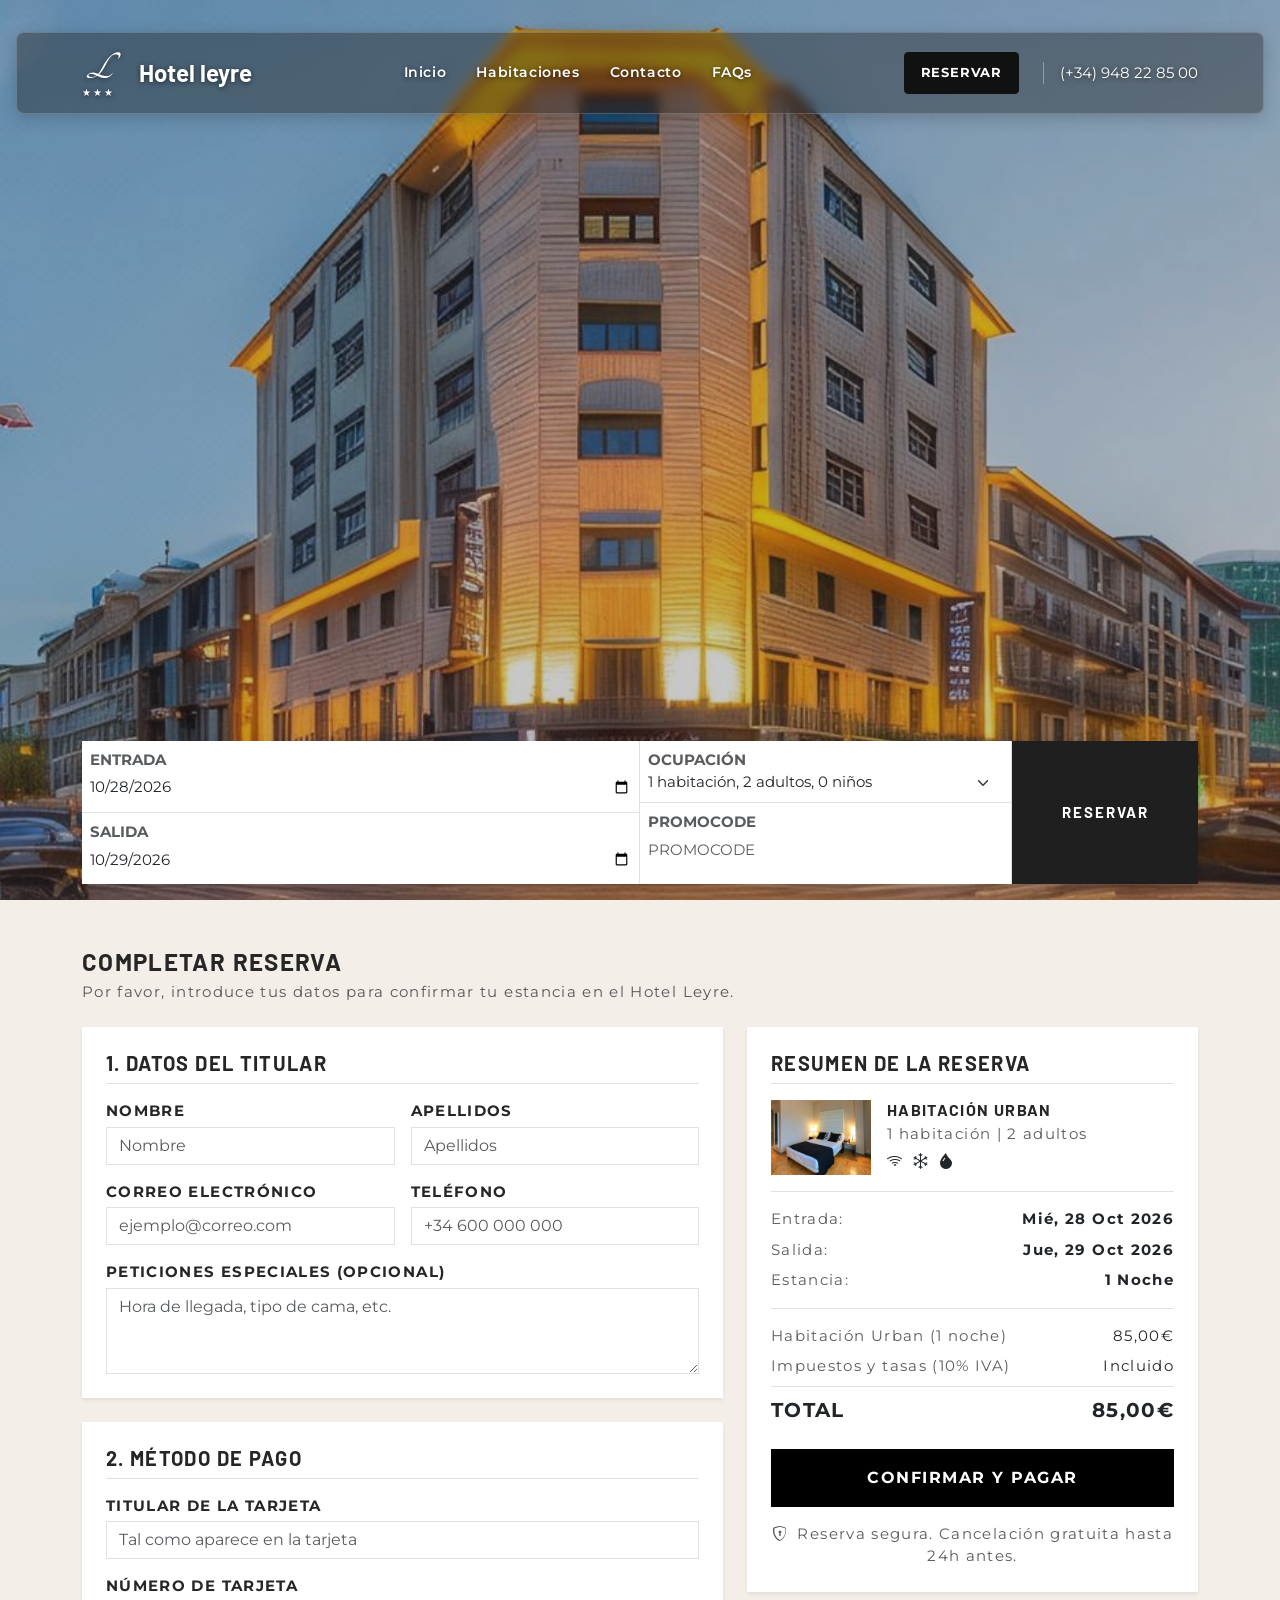
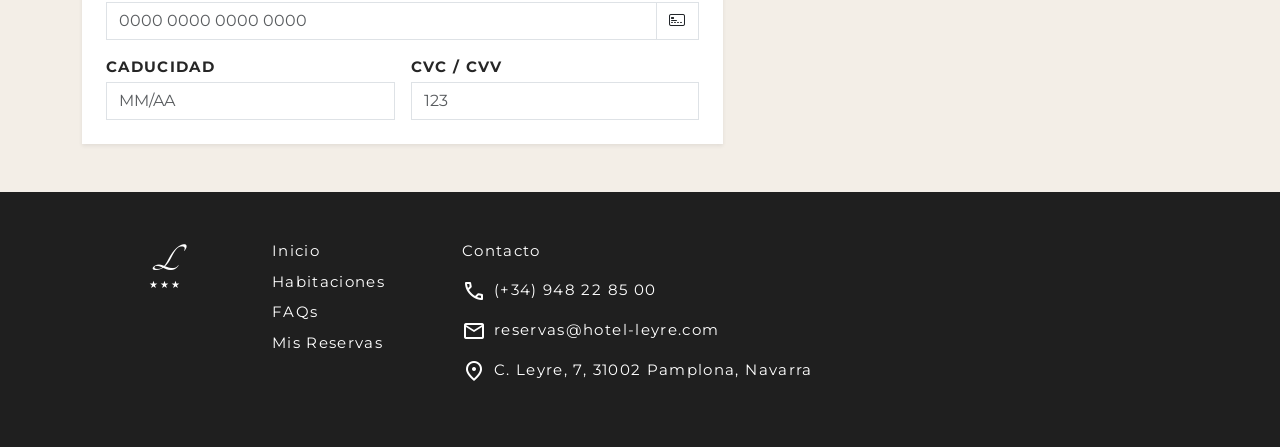
<file: reserva.html>
<!DOCTYPE html>
<html lang="es">
<head>
  <meta charset="UTF-8">
  <meta name="viewport" content="width=device-width, initial-scale=1.0">
  <title>Completar Reserva | Hotel Leyre Pamplona</title>
  
  <link href="https://cdn.jsdelivr.net/npm/bootstrap@5.3.3/dist/css/bootstrap.min.css" rel="stylesheet"> <!--REF DE BOOSTRAP-->
  <link rel="stylesheet" href="https://cdn.jsdelivr.net/npm/bootstrap-icons@1.11.3/font/bootstrap-icons.min.css"> <!-- BOOTSTRAP ICONS -->
  <link rel="preconnect" href="https://fonts.googleapis.com"> <!-- GOOGLE FONTS -->
  <link rel="preconnect" href="https://fonts.gstatic.com" crossorigin> <!-- GOOGLE FONTS -->
  <link href="https://fonts.googleapis.com/css2?family=Tangerine:wght@400;700&family=Barlow:wght@700&family=Montserrat:wght@400;600&display=swap" rel="stylesheet"> <!-- GOOGLE FONTS -->
  <link rel="stylesheet" href="https://fonts.googleapis.com/css2?family=Material+Symbols+Outlined:opsz,wght,FILL,GRAD@24,400,0,0" /> <!-- GOOGLE ICONS -->

  <link href="estilos.css" rel="stylesheet"> <!-- CSS -->

  <script src="https://cdn.jsdelivr.net/npm/bootstrap@5.3.3/dist/js/bootstrap.bundle.min.js"></script> <!-- JAVA SCRIPT -->
  <script src="header.js"></script>
  <script src="footer.js"></script>
</head>
<body>

<!-- ===================== CABECERA ===================== -->
<div id="header"></div>

<!-- ===================== COMPLETAR RESERVA ===================== -->
<section class="py-5 bg-leyre-claro">
  <div class="container">

    <div class="mb-4">
      <h2 class="fs-4 fw-bold text-uppercase mb-1">Completar Reserva</h2>
      <p class="texto-pequeno text-muted mb-0">Por favor, introduce tus datos para confirmar tu estancia en el Hotel Leyre.</p>
    </div>

    <form id="formReserva" class="row g-4">

      <div class="col-12 col-lg-7">
        
        <!-- DATOS DEL CLIENTE -->
        <div class="bg-white p-4 shadow-sm mb-4">
          <h3 class="fs-5 fw-bold text-uppercase border-bottom pb-2 mb-3">1. Datos del Titular</h3>
          
            <div class="row g-3">
              <div class="col-12 col-md-6">
                <label for="nombre" class="form-label texto-pequeno fw-bold text-uppercase mb-1">Nombre</label>
                <input type="text" class="form-control rounded-0 shadow-none" id="nombre" placeholder="Nombre" required>
              </div>

              <div class="col-12 col-md-6">
                <label for="apellidos" class="form-label texto-pequeno fw-bold text-uppercase mb-1">Apellidos</label>
                <input type="text" class="form-control rounded-0 shadow-none" id="apellidos" placeholder="Apellidos" required>
              </div>

              <div class="col-12 col-md-6">
                <label for="email" class="form-label texto-pequeno fw-bold text-uppercase mb-1">Correo Electrónico</label>
                <input type="email" class="form-control rounded-0 shadow-none" id="email" placeholder="ejemplo@correo.com" required>
              </div>

              <div class="col-12 col-md-6">
                <label for="telefono" class="form-label texto-pequeno fw-bold text-uppercase mb-1">Teléfono</label>
                <input type="tel" class="form-control rounded-0 shadow-none" id="telefono" placeholder="+34 600 000 000" required>
              </div>

              <div class="col-12">
                <label for="peticiones" class="form-label texto-pequeno fw-bold text-uppercase mb-1">Peticiones especiales (opcional)</label>
                <textarea class="form-control rounded-0 shadow-none" id="peticiones" rows="3" placeholder="Hora de llegada, tipo de cama, etc."></textarea>
              </div>
            </div>
        </div>

        <!-- DATOS DE PAGO -->
        <div class="bg-white p-4 shadow-sm">
          <h3 class="fs-5 fw-bold text-uppercase border-bottom pb-2 mb-3">2. Método de Pago</h3>
          
          <div class="row g-3">
            <div class="col-12">
              <label for="tarjetaNombre" class="form-label texto-pequeno fw-bold text-uppercase mb-1">Titular de la Tarjeta</label>
              <input type="text" class="form-control rounded-0 shadow-none" id="tarjetaNombre" placeholder="Tal como aparece en la tarjeta" required>
            </div>

            <div class="col-12">
              <label for="tarjetaNumero" class="form-label texto-pequeno fw-bold text-uppercase mb-1">Número de Tarjeta</label>
              <div class="input-group">
                <input type="text" class="form-control rounded-0 shadow-none" id="tarjetaNumero" placeholder="0000 0000 0000 0000" required>
                <span class="input-group-text bg-white rounded-0"><i class="bi bi-credit-card-2-front"></i></span>
              </div>
            </div>

            <div class="col-6">
              <label for="tarjetaCaducidad" class="form-label texto-pequeno fw-bold text-uppercase mb-1">Caducidad</label>
              <input type="text" class="form-control rounded-0 shadow-none" id="tarjetaCaducidad" placeholder="MM/AA" required>
            </div>

            <div class="col-6">
              <label for="tarjetaCvc" class="form-label texto-pequeno fw-bold text-uppercase mb-1">CVC / CVV</label>
              <input type="password" class="form-control rounded-0 shadow-none" id="tarjetaCvc" maxlength="4" placeholder="123" required>
            </div>
          </div>
        </div>

      </div>

      <div class="col-12 col-lg-5">
        <div class="bg-white p-4 shadow-sm position-sticky" style="top: 20px;">
          <h3 class="fs-5 fw-bold text-uppercase border-bottom pb-2 mb-3">Resumen de la Reserva</h3>

          <!-- HABITACIÓN SELECCIONADA -->
          <div class="d-flex gap-3 mb-3 pb-3 border-bottom">
            <img src="img/imagenHabitacionUrban.jpg" class="object-fit-cover rounded-0" style="width: 100px; height: 75px;" alt="Habitación Urban">
            <div>
              <h4 class="fs-6 fw-bold text-uppercase mb-1">HABITACIÓN URBAN</h4>
              <p class="texto-pequeno text-muted mb-0">1 habitación | 2 adultos</p>
              <div class="d-flex gap-2 fs-6 text-dark mt-1">
                <i class="bi bi-wifi" title="Wifi gratis"></i>
                <i class="bi bi-snow" title="Aire acondicionado"></i>
                <i class="bi bi-droplet-fill" title="Baño privado"></i>
              </div>
            </div>
          </div>

          <!-- DETALLES DE FECHA -->
          <ul class="list-unstyled texto-pequeno mb-3 pb-3 border-bottom">
            <li class="d-flex justify-content-between mb-2">
              <span class="text-muted">Entrada:</span>
              <strong class="text-dark">Mié, 28 Oct 2026</strong>
            </li>
            <li class="d-flex justify-content-between mb-2">
              <span class="text-muted">Salida:</span>
              <strong class="text-dark">Jue, 29 Oct 2026</strong>
            </li>
            <li class="d-flex justify-content-between">
              <span class="text-muted">Estancia:</span>
              <strong class="text-dark">1 Noche</strong>
            </li>
          </ul>

          <!-- DESGLOSE DE PRECIOS -->
          <ul class="list-unstyled texto-pequeno mb-4">
            <li class="d-flex justify-content-between mb-2">
              <span class="text-muted">Habitación Urban (1 noche)</span>
              <span>85,00€</span>
            </li>
            <li class="d-flex justify-content-between mb-2">
              <span class="text-muted">Impuestos y tasas (10% IVA)</span>
              <span>Incluido</span>
            </li>
            <li class="d-flex justify-content-between pt-2 border-top fs-5 fw-bold text-dark">
              <span>TOTAL</span>
              <span>85,00€</span>
            </li>
          </ul>

          <!-- BOTÓN SUBMIT -->
          <button type="submit" class="btn btn-dark w-100 py-3 fw-bold text-uppercase rounded-0 text-white" style="background-color: #000000; border-color: #000000; letter-spacing: 1.5px;">CONFIRMAR Y PAGAR</button>

          <p class="texto-pequeno text-center text-muted mt-3 mb-0">
            <i class="bi bi-shield-lock me-1"></i> Reserva segura. Cancelación gratuita hasta 24h antes.
          </p>
        </div>
      </div>

    </form>

  </div>
</section>

<!-- ===================== CONFIRMACIÓN DE COMPRA ===================== -->
<div class="modal fade" id="compraConfirmada" tabindex="-1" aria-labelledby="compraConfirmadaTitulo" aria-hidden="true">
  <div class="modal-dialog modal-dialog-centered">
    <div class="modal-content rounded-0">
      <div class="modal-header border-0">
        <h2 class="modal-title fs-5" id="compraConfirmadaTitulo">¡Compra confirmada!</h2>
        <button type="button" class="btn-close" data-bs-dismiss="modal" aria-label="Cerrar"></button>
      </div>
      <div class="modal-body text-center">
        <i class="bi bi-check-circle text-success fs-1" aria-hidden="true"></i>
        <p class="mb-0 mt-3">Tu reserva en el Hotel Leyre se ha confirmado correctamente.</p>
      </div>
      <div class="modal-footer border-0">
        <a href="index.html"><button type="button" class="btn btn-dark rounded-0" data-bs-dismiss="modal">Aceptar</button></a>
      </div>
    </div>
  </div>
</div>

<script>
  document.getElementById("formReserva").addEventListener("submit", function(event) {
    event.preventDefault();
    bootstrap.Modal.getOrCreateInstance(document.getElementById("compraConfirmada")).show();
  });
</script>

<!-- ===================== FOOTER ===================== -->
<div id="footer"></div>


</body>
</html>
</file>
<file: estilos.css>
@import url("https://fonts.googleapis.com/css2?family=Barlow:wght@700&family=Inter:wght@400;600&family=Montserrat:wght@400;600&display=swap");

:root {
  --leyre-claro: #f3eee7;
  --leyre-oscuro: #1f1f1f;
  --leyre-texto: #262626;
  --leyre-blanco: #ffffff;
}

body {
  font-family: "Montserrat", sans-serif;
  font-size: 0.9rem;
  letter-spacing: 1.35px;
  color: var(--leyre-texto);
}

h1, h2, h3, h4, .titulo {
  font-family: "Barlow", sans-serif;
  font-weight: 700;
  text-transform: uppercase;
}
h1, h2, h3, h4, .titulo:not(.text-white) {
  color: #262626;
}
h1 { font-size: clamp(1.6rem, 4vw, 2.6rem); }
h2 { font-size: clamp(1.25rem, 3vw, 2rem); }
h3 { font-size: clamp(1.1rem, 2vw, 1.4rem); }

p:not(.texto-pequeno) {
  font-size: 0.9375rem;
  line-height: 1.6;
}

.texto-pequeno {
  font-family: "Montserrat", sans-serif;
  font-size: 0.9375rem;
}

.iconos-beneficios .material-symbols-outlined,
.iconos-beneficios .bi {
  font-size: 2.5rem;
}

/* ---------- FONDOS Y TEXTOS ---------- */
.bg-leyre-claro  { background-color: var(--leyre-claro); }
.bg-leyre-oscuro { background-color: var(--leyre-oscuro); color: var(--leyre-blanco); }
.bg-leyre-oscuro .titulo { color: var(--leyre-blanco); }
.bg-leyre-oscuro a { color: var(--leyre-blanco); text-decoration: none; }

/* ---------- PREGUNTAS FRECUENTES ---------- */
#faq summary {
  color: #1f2945;
  font-family: "Inter", sans-serif;
  font-weight: 600;
}
#faq details > p {
  color: #404047;
  font-family: "Inter", sans-serif;
  font-size: 0.9375rem;
  font-weight: 400;
}

/* ---------- BOTONES ---------- */
.btn-leyre {
  color: var(--leyre-blanco);
  font-family: "Barlow", sans-serif;
  font-weight: 700;
  text-transform: uppercase;
}
.btn-leyre-borde {
  background-color: transparent;
  border-color: var(--leyre-texto);
  color: var(--leyre-texto);
  font-family: "Barlow", sans-serif;
  font-weight: 700;
  text-transform: uppercase;
}
.btn-leyre-borde:hover {
  background-color: #b08d57; 
  color: white;
}


/* ---------- MENÚ HAMBURGUESA ---------- */
.offcanvas {
  z-index: 9999 !important;
}
.offcanvas-backdrop {
  z-index: 9998 !important;
}


/* ---------- HEADER ---------- */
.site-header {
  font-family: "Montserrat", sans-serif;
  font-size: 0.9rem;
  line-height: 1.5;
  letter-spacing: normal;
}
.site-header .texto-pequeno {
  font-size: 0.9375rem;
}
.site-header form .texto-pequeno,
.site-header form .form-control,
.site-header form .form-select,
.site-header form .btn-leyre,
.site-header #menuLateral .offcanvas-body > div a {
  font-size: 0.9375rem;
}

footer {
  font-size: 0.9375rem;
}
footer .texto-pequeno {
  font-size: 0.9375rem;
}

@media (min-width: 992px) {
  .site-header > .navbar {
    position: fixed !important;
    top: 2rem !important;
    left: 1rem !important;
    width: calc(100% - 2rem) !important;
    z-index: 1030 !important;
    padding-block: 0.65rem;
    border: 1px solid rgba(255, 255, 255, 0.18);
    border-radius: 0.5rem;
    background-color: rgba(31, 31, 31, 0.4);
    box-shadow: 0 4px 16px rgba(0, 0, 0, 0.18);
    backdrop-filter: blur(6px);
  }

  .site-header > .navbar > .container {
    gap: 1.5rem;
  }

  .site-header > .navbar .navbar-brand {
    flex-shrink: 0;
    text-shadow: 0 1px 5px rgba(0, 0, 0, 0.6);
  }

  .site-header > .navbar .navbar-nav {
    align-items: center;
    gap: clamp(1rem, 2vw, 2rem) !important;
  }

  .site-header > .navbar .navbar-nav .nav-link {
    position: relative;
    padding: 0.75rem 0.15rem;
    font-size: 0.9rem;
    font-weight: 600;
    letter-spacing: 0.04em;
    white-space: nowrap;
    text-shadow: 0 1px 5px rgba(0, 0, 0, 0.6);
  }

  .site-header > .navbar .navbar-nav .nav-link::after {
    position: absolute;
    right: 0.15rem;
    bottom: 0.25rem;
    left: 0.15rem;
    height: 2px;
    background-color: rgba(255, 255, 255, 0.85);
    content: "";
    transform: scaleX(0);
    transform-origin: left;
    transition: transform 180ms ease;
  }

  .site-header > .navbar .navbar-nav .nav-link:hover::after,
  .site-header > .navbar .navbar-nav .nav-link:focus-visible::after {
    transform: scaleX(1);
  }

  .site-header > .navbar .header-reservar {
    flex-shrink: 0;
    padding: 0.65rem 1rem;
    border: 1px solid #111;
    border-radius: 0.25rem;
    background-color: #111;
    font-size: 0.82rem;
    letter-spacing: 0.06em;
    text-transform: uppercase;
  }

  .site-header > .navbar > .container > .texto-pequeno {
    flex-shrink: 0;
    padding-left: 1rem;
    border-left: 1px solid rgba(255, 255, 255, 0.35);
    white-space: nowrap;
    text-shadow: 0 1px 5px rgba(0, 0, 0, 0.6);
  }
}
</file>
